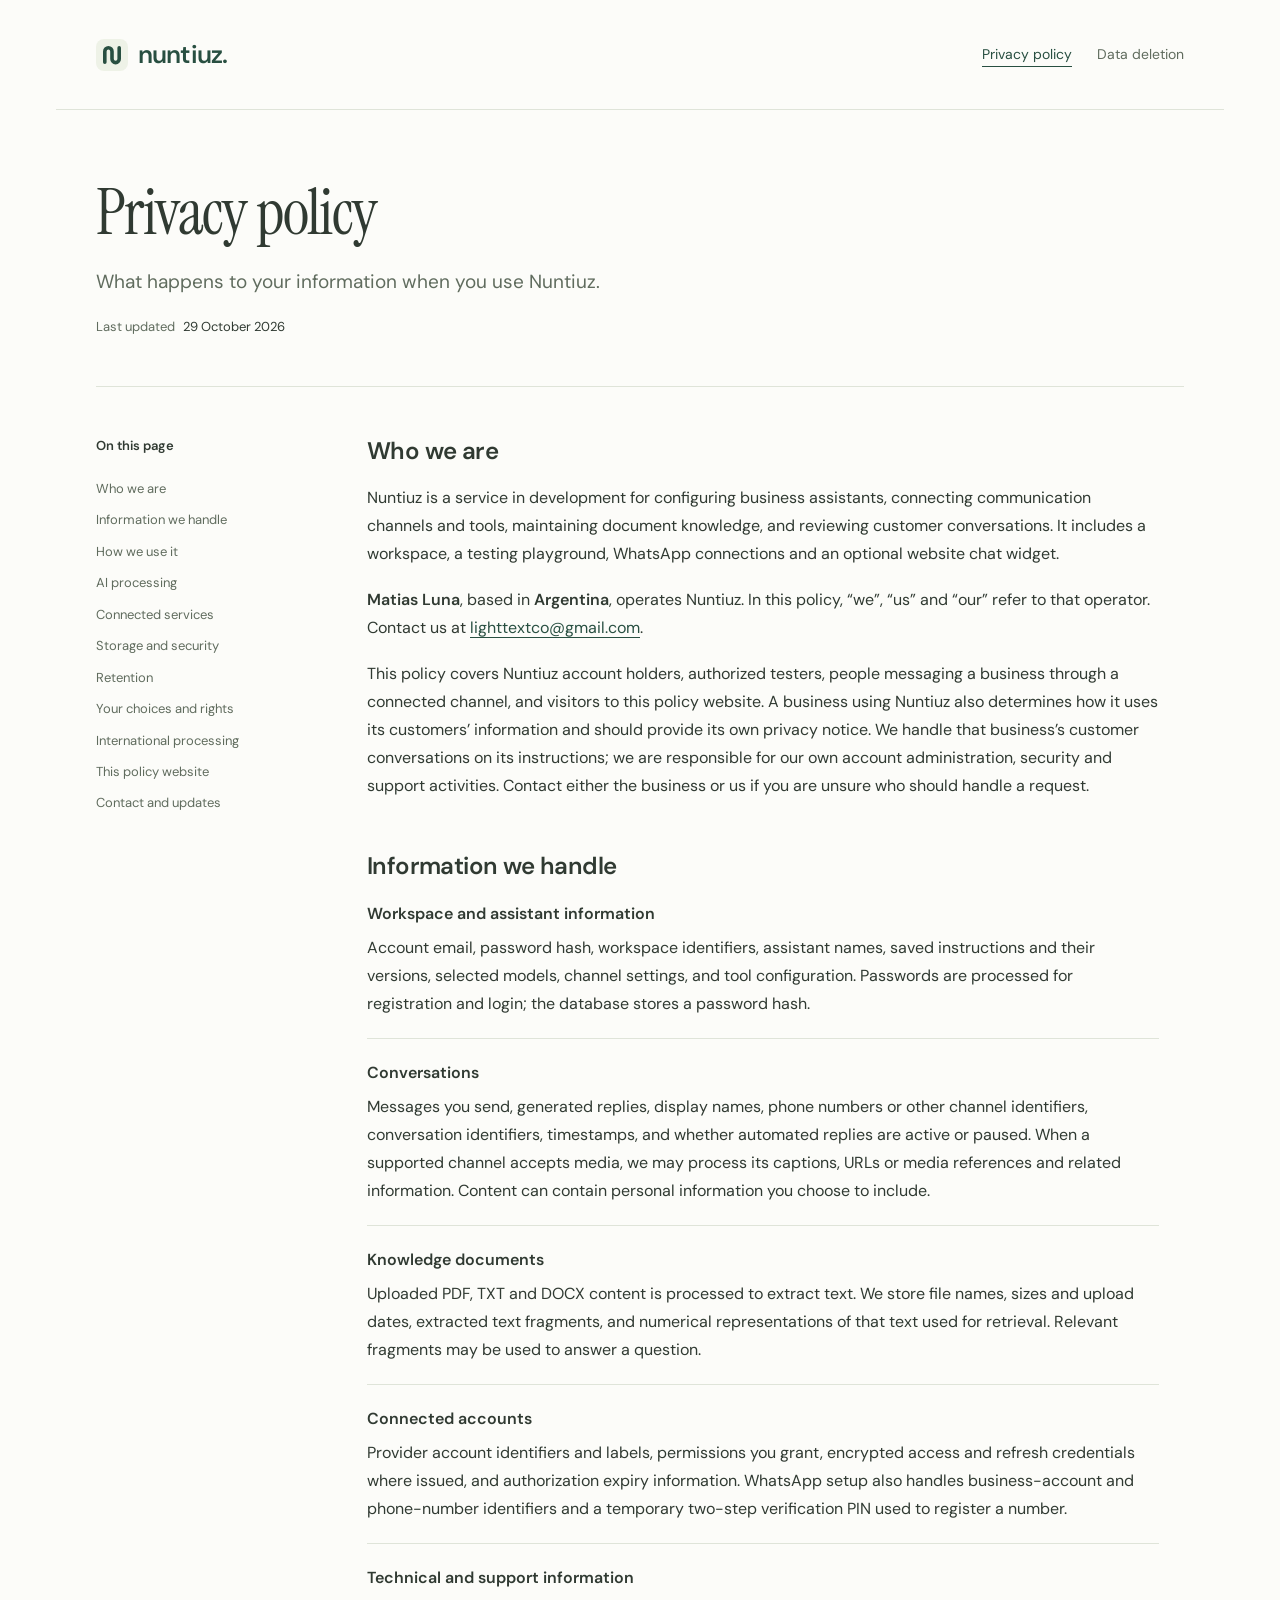
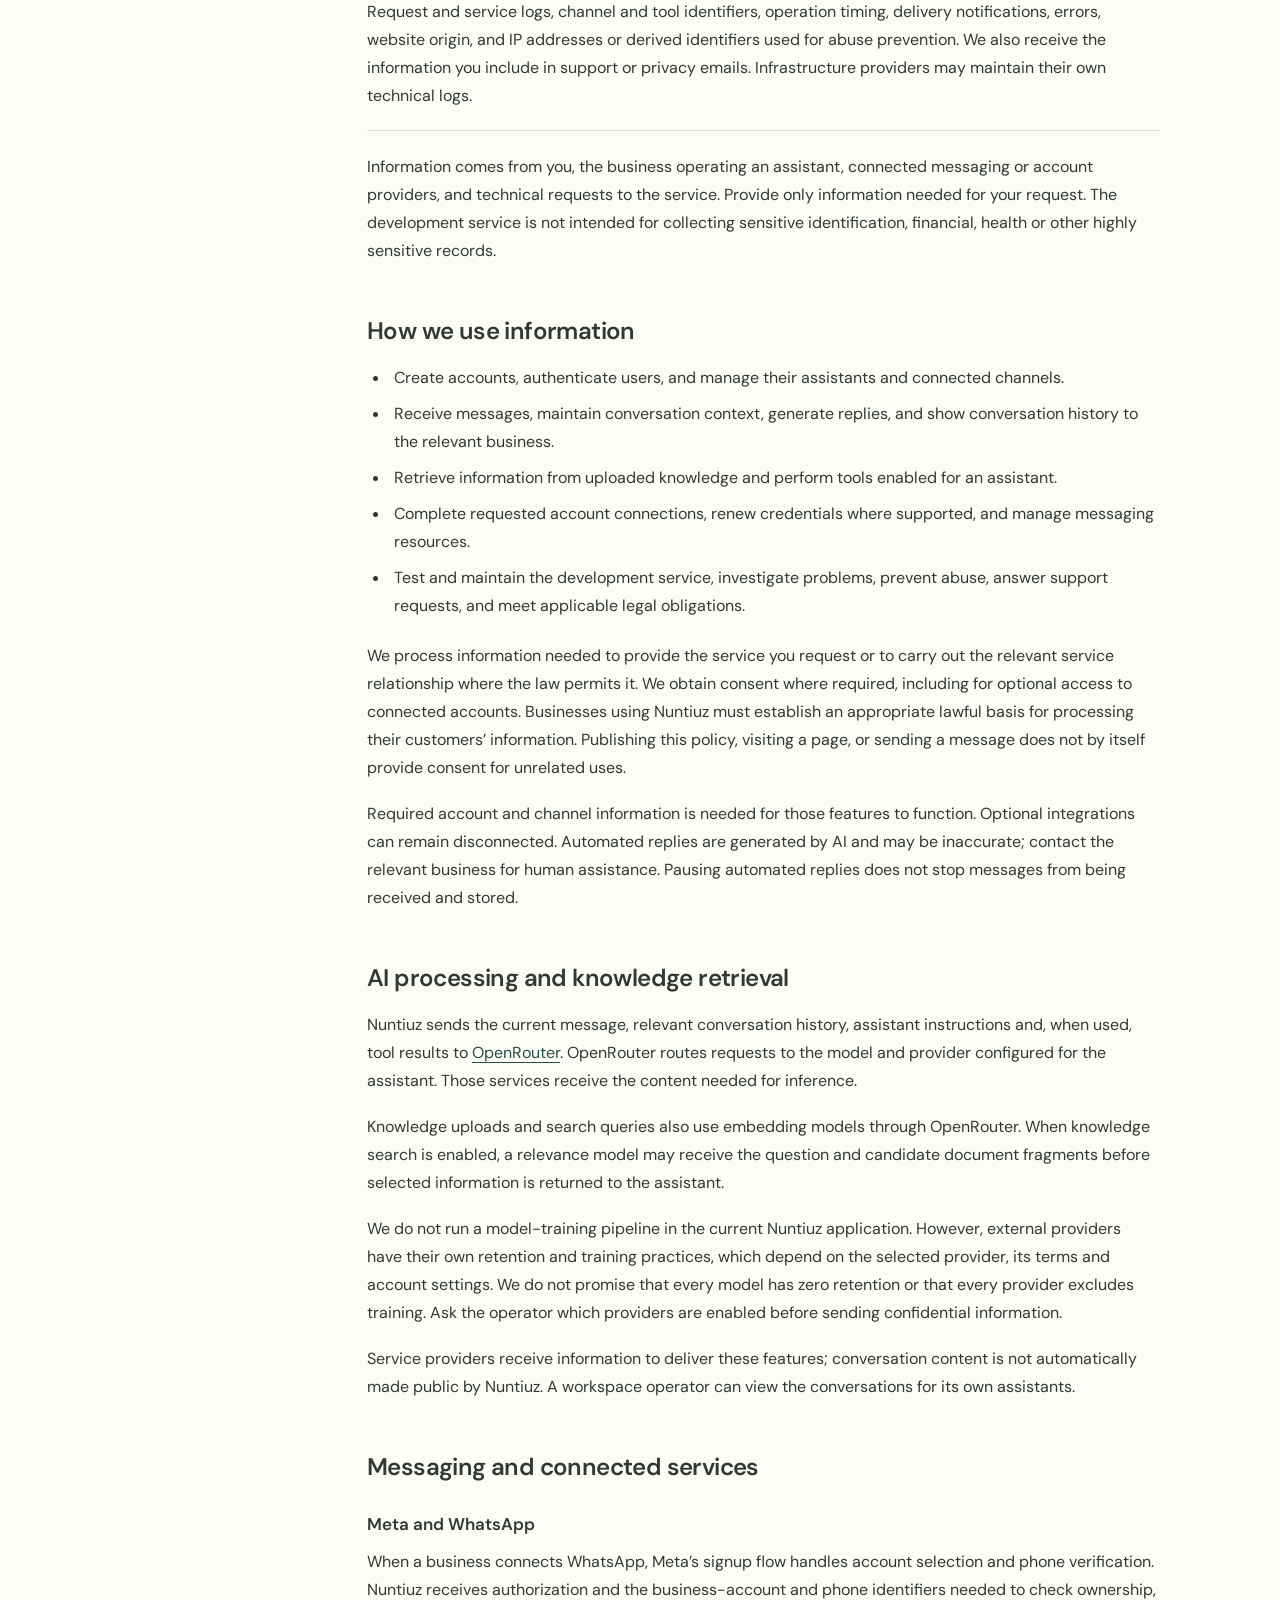
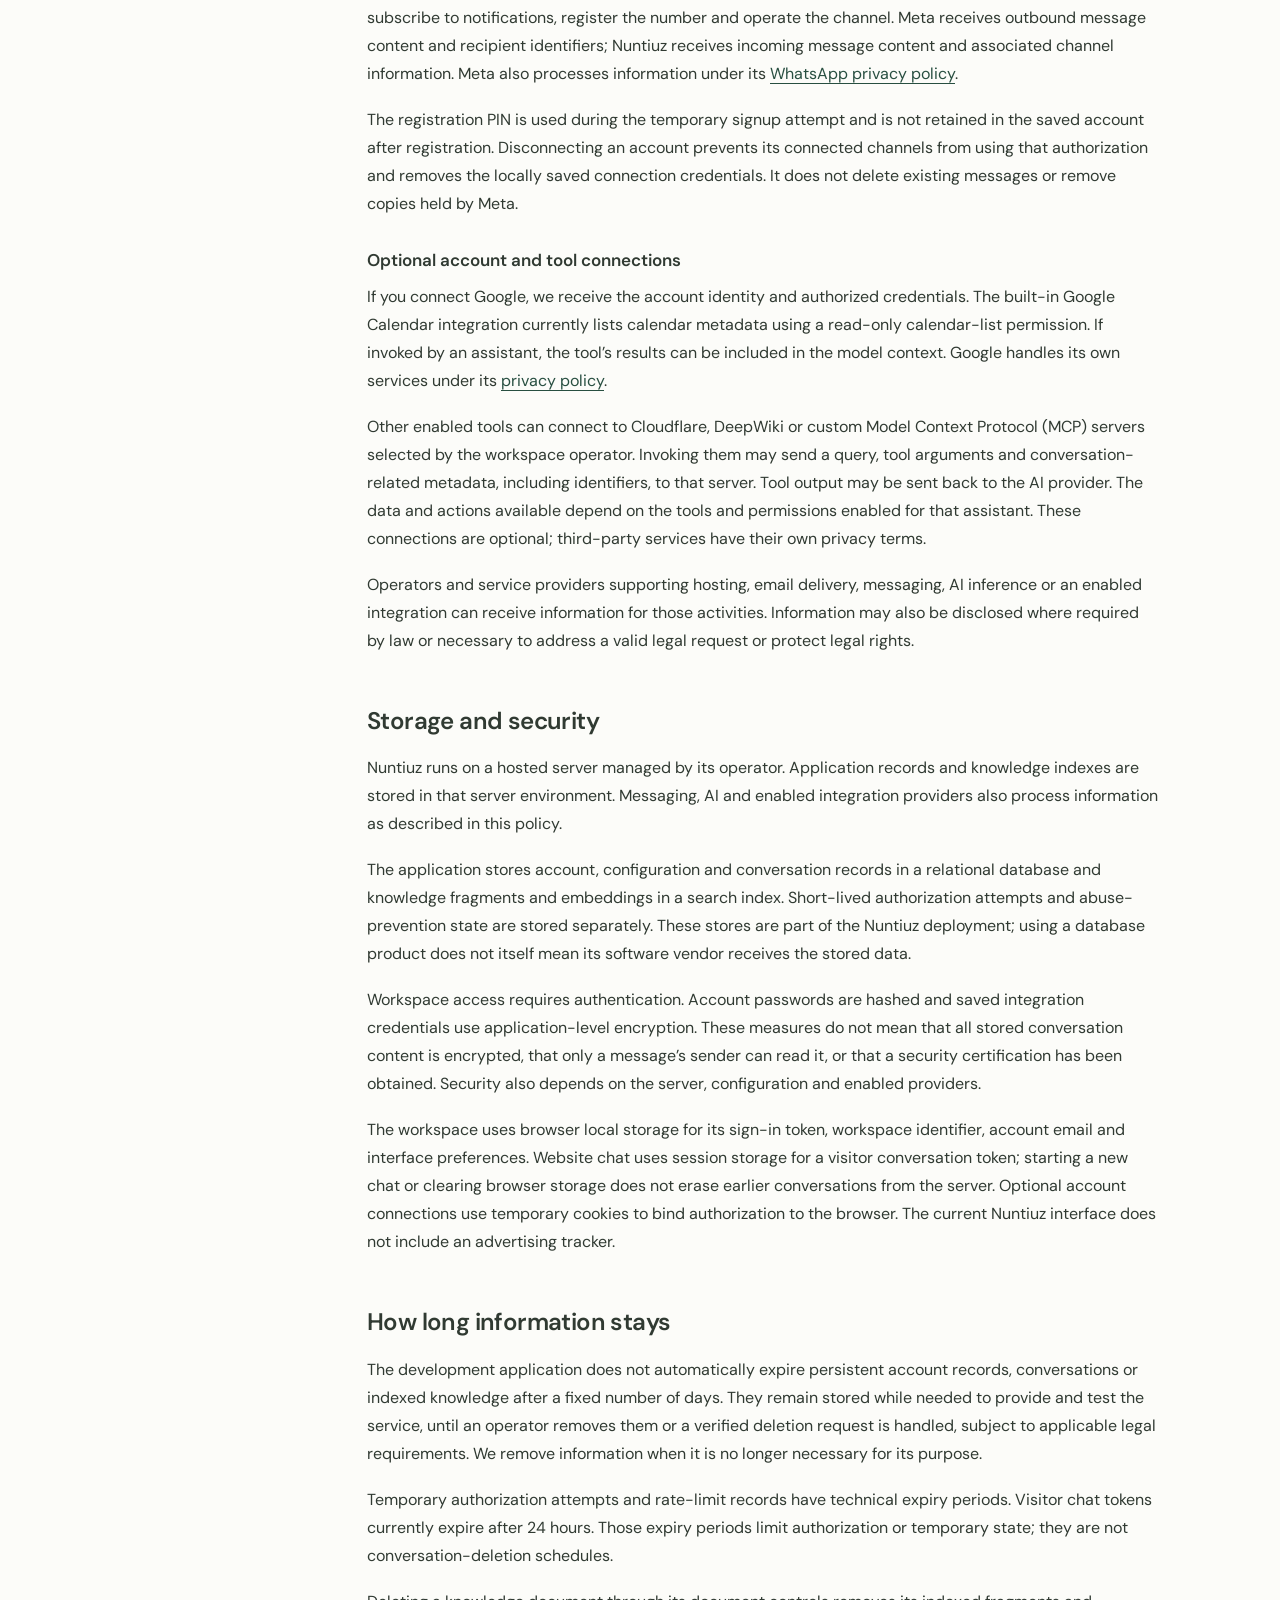
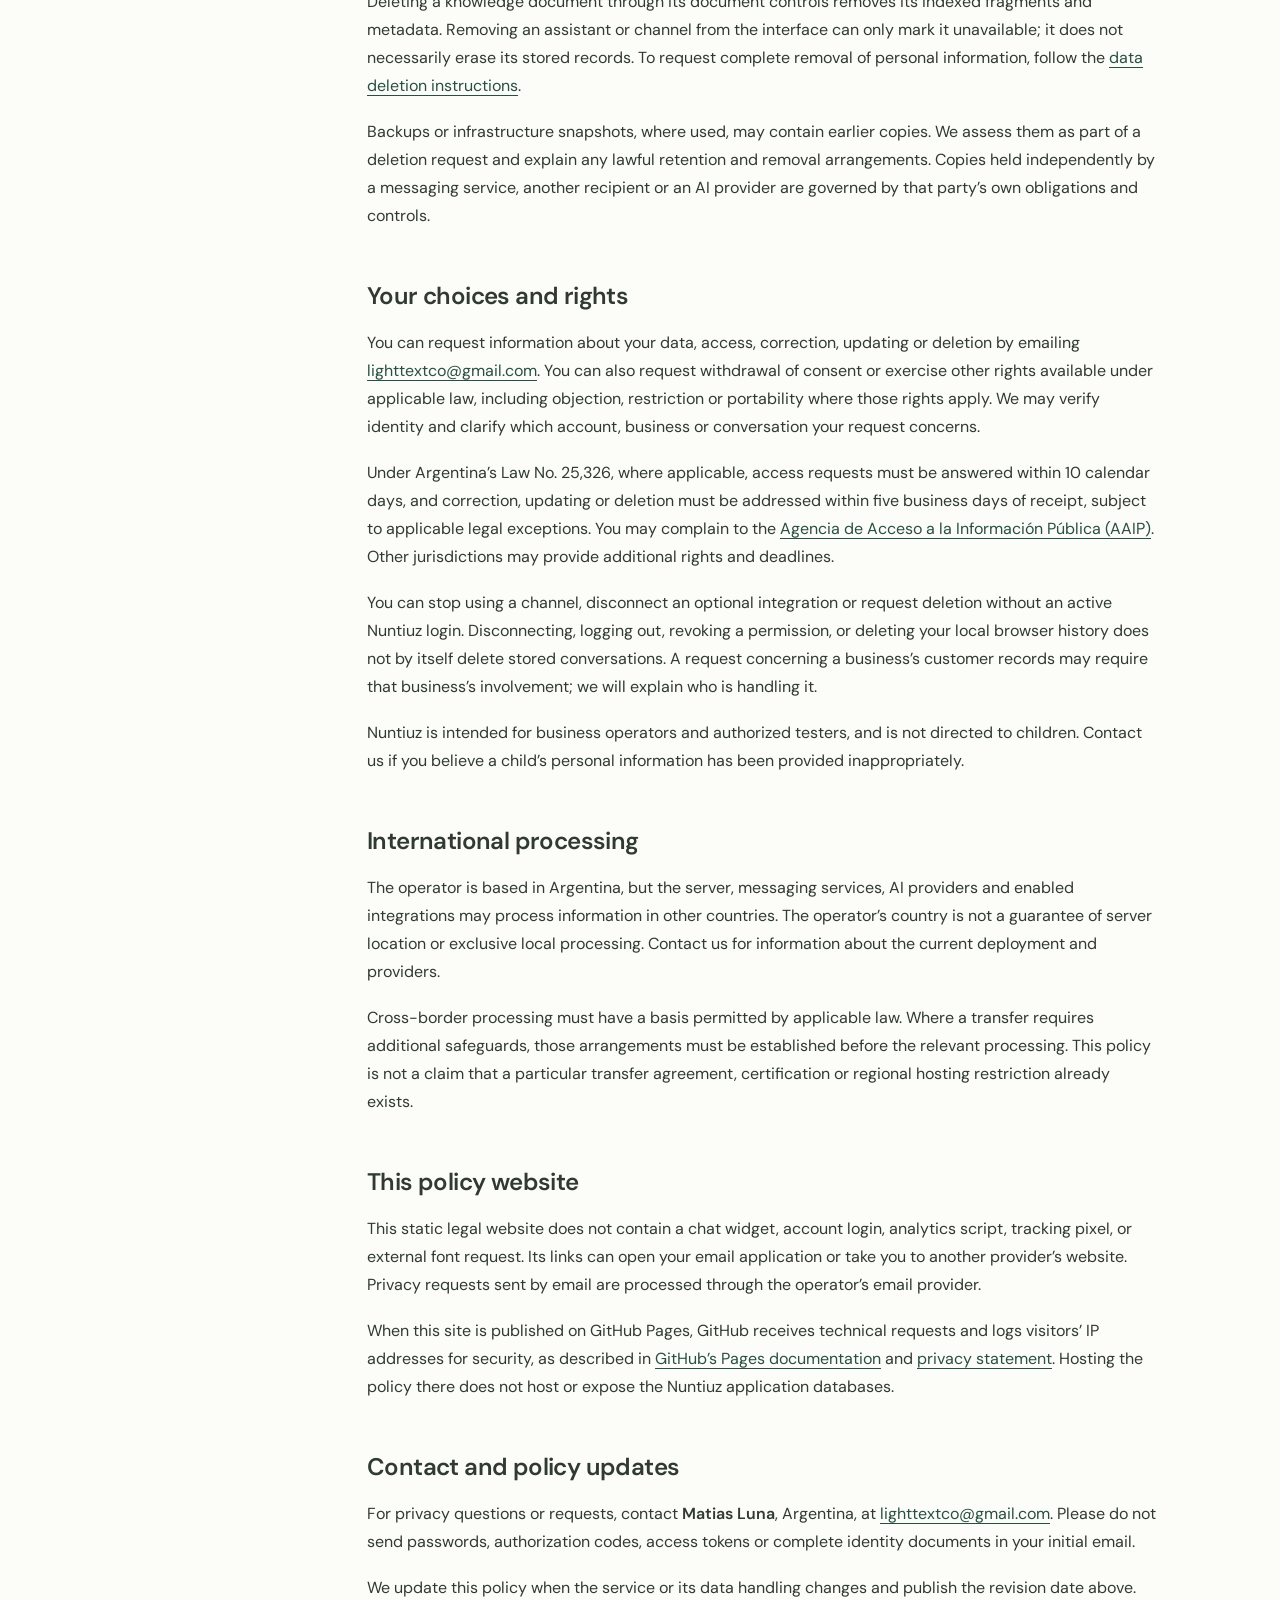
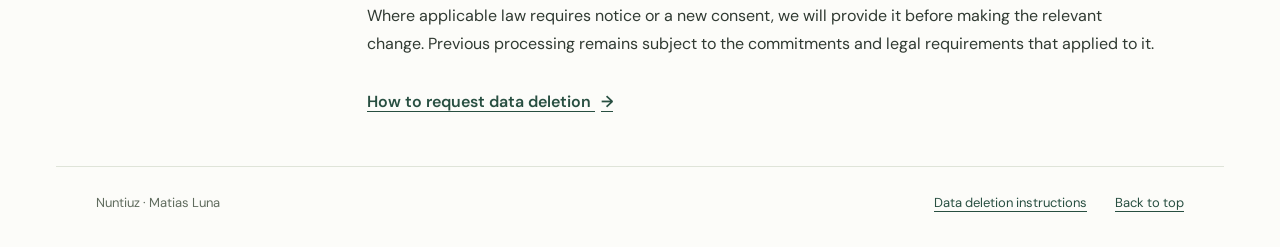
<file: index.html>
<!doctype html>
<html lang="en">
<head>
  <meta charset="utf-8">
  <meta name="viewport" content="width=device-width, initial-scale=1">
  <meta name="description" content="How Nuntiuz handles account details, WhatsApp conversations, AI processing, connected services, and privacy requests.">
  <meta name="theme-color" content="#fcfcf9">
  <title>Privacy policy · Nuntiuz</title>
  <link rel="icon" href="assets/favicon.svg" type="image/svg+xml">
  <link rel="stylesheet" href="assets/styles.css">
</head>
<body>
  <a class="skip-link" href="#main">Skip to policy</a>
  <header class="site-header wrap">
    <a class="brand" href="index.html" aria-label="Nuntiuz privacy policy"><img src="assets/favicon.svg" alt="" width="32" height="32"><span>nuntiuz.</span></a>
    <nav class="primary-nav" aria-label="Legal documents"><a href="privacy.html" aria-current="page">Privacy policy</a><a href="data-deletion.html">Data deletion</a></nav>
  </header>
  <main class="wrap" id="main">
    <div class="page-intro">
      <h1>Privacy policy</h1>
      <p class="intro">What happens to your information when you use Nuntiuz.</p>
      <p class="updated">Last updated <time datetime="2026-10-29">29 October 2026</time></p>
    </div>
    <div class="document-layout">
      <aside class="document-nav">
        <nav aria-label="Policy contents">
          <p class="contents-title">On this page</p>
          <a href="#about">Who we are</a><a href="#information">Information we handle</a><a href="#purposes">How we use it</a><a href="#ai">AI processing</a><a href="#connections">Connected services</a><a href="#storage">Storage and security</a><a href="#retention">Retention</a><a href="#rights">Your choices and rights</a><a href="#international">International processing</a><a href="#website">This policy website</a><a href="#contact">Contact and updates</a>
        </nav>
      </aside>
      <article class="document">
        <section id="about">
          <h2>Who we are</h2>
          <p>Nuntiuz is a service in development for configuring business assistants, connecting communication channels and tools, maintaining document knowledge, and reviewing customer conversations. It includes a workspace, a testing playground, WhatsApp connections and an optional website chat widget.</p>
          <p><strong>Matias Luna</strong>, based in <strong>Argentina</strong>, operates Nuntiuz. In this policy, “we”, “us” and “our” refer to that operator. Contact us at <a href="mailto:lighttextco@gmail.com">lighttextco@gmail.com</a>.</p>
          <p>This policy covers Nuntiuz account holders, authorized testers, people messaging a business through a connected channel, and visitors to this policy website. A business using Nuntiuz also determines how it uses its customers’ information and should provide its own privacy notice. We handle that business’s customer conversations on its instructions; we are responsible for our own account administration, security and support activities. Contact either the business or us if you are unsure who should handle a request.</p>
        </section>
        <section id="information">
          <h2>Information we handle</h2>
          <dl class="data-list">
            <div><dt>Workspace and assistant information</dt><dd>Account email, password hash, workspace identifiers, assistant names, saved instructions and their versions, selected models, channel settings, and tool configuration. Passwords are processed for registration and login; the database stores a password hash.</dd></div>
            <div><dt>Conversations</dt><dd>Messages you send, generated replies, display names, phone numbers or other channel identifiers, conversation identifiers, timestamps, and whether automated replies are active or paused. When a supported channel accepts media, we may process its captions, URLs or media references and related information. Content can contain personal information you choose to include.</dd></div>
            <div><dt>Knowledge documents</dt><dd>Uploaded PDF, TXT and DOCX content is processed to extract text. We store file names, sizes and upload dates, extracted text fragments, and numerical representations of that text used for retrieval. Relevant fragments may be used to answer a question.</dd></div>
            <div><dt>Connected accounts</dt><dd>Provider account identifiers and labels, permissions you grant, encrypted access and refresh credentials where issued, and authorization expiry information. WhatsApp setup also handles business-account and phone-number identifiers and a temporary two-step verification PIN used to register a number.</dd></div>
            <div><dt>Technical and support information</dt><dd>Request and service logs, channel and tool identifiers, operation timing, delivery notifications, errors, website origin, and IP addresses or derived identifiers used for abuse prevention. We also receive the information you include in support or privacy emails. Infrastructure providers may maintain their own technical logs.</dd></div>
          </dl>
          <p>Information comes from you, the business operating an assistant, connected messaging or account providers, and technical requests to the service. Provide only information needed for your request. The development service is not intended for collecting sensitive identification, financial, health or other highly sensitive records.</p>
        </section>
        <section id="purposes">
          <h2>How we use information</h2>
          <ul>
            <li>Create accounts, authenticate users, and manage their assistants and connected channels.</li>
            <li>Receive messages, maintain conversation context, generate replies, and show conversation history to the relevant business.</li>
            <li>Retrieve information from uploaded knowledge and perform tools enabled for an assistant.</li>
            <li>Complete requested account connections, renew credentials where supported, and manage messaging resources.</li>
            <li>Test and maintain the development service, investigate problems, prevent abuse, answer support requests, and meet applicable legal obligations.</li>
          </ul>
          <p>We process information needed to provide the service you request or to carry out the relevant service relationship where the law permits it. We obtain consent where required, including for optional access to connected accounts. Businesses using Nuntiuz must establish an appropriate lawful basis for processing their customers’ information. Publishing this policy, visiting a page, or sending a message does not by itself provide consent for unrelated uses.</p>
          <p>Required account and channel information is needed for those features to function. Optional integrations can remain disconnected. Automated replies are generated by AI and may be inaccurate; contact the relevant business for human assistance. Pausing automated replies does not stop messages from being received and stored.</p>
        </section>
        <section id="ai">
          <h2>AI processing and knowledge retrieval</h2>
          <p>Nuntiuz sends the current message, relevant conversation history, assistant instructions and, when used, tool results to <a href="https://openrouter.ai/privacy">OpenRouter</a>. OpenRouter routes requests to the model and provider configured for the assistant. Those services receive the content needed for inference.</p>
          <p>Knowledge uploads and search queries also use embedding models through OpenRouter. When knowledge search is enabled, a relevance model may receive the question and candidate document fragments before selected information is returned to the assistant.</p>
          <p>We do not run a model-training pipeline in the current Nuntiuz application. However, external providers have their own retention and training practices, which depend on the selected provider, its terms and account settings. We do not promise that every model has zero retention or that every provider excludes training. Ask the operator which providers are enabled before sending confidential information.</p>
          <p>Service providers receive information to deliver these features; conversation content is not automatically made public by Nuntiuz. A workspace operator can view the conversations for its own assistants.</p>
        </section>
        <section id="connections">
          <h2>Messaging and connected services</h2>
          <h3>Meta and WhatsApp</h3>
          <p>When a business connects WhatsApp, Meta’s signup flow handles account selection and phone verification. Nuntiuz receives authorization and the business-account and phone identifiers needed to check ownership, subscribe to notifications, register the number and operate the channel. Meta receives outbound message content and recipient identifiers; Nuntiuz receives incoming message content and associated channel information. Meta also processes information under its <a href="https://www.whatsapp.com/legal/privacy-policy">WhatsApp privacy policy</a>.</p>
          <p>The registration PIN is used during the temporary signup attempt and is not retained in the saved account after registration. Disconnecting an account prevents its connected channels from using that authorization and removes the locally saved connection credentials. It does not delete existing messages or remove copies held by Meta.</p>
          <h3>Optional account and tool connections</h3>
          <p>If you connect Google, we receive the account identity and authorized credentials. The built-in Google Calendar integration currently lists calendar metadata using a read-only calendar-list permission. If invoked by an assistant, the tool’s results can be included in the model context. Google handles its own services under its <a href="https://policies.google.com/privacy">privacy policy</a>.</p>
          <p>Other enabled tools can connect to Cloudflare, DeepWiki or custom Model Context Protocol (MCP) servers selected by the workspace operator. Invoking them may send a query, tool arguments and conversation-related metadata, including identifiers, to that server. Tool output may be sent back to the AI provider. The data and actions available depend on the tools and permissions enabled for that assistant. These connections are optional; third-party services have their own privacy terms.</p>
          <p>Operators and service providers supporting hosting, email delivery, messaging, AI inference or an enabled integration can receive information for those activities. Information may also be disclosed where required by law or necessary to address a valid legal request or protect legal rights.</p>
        </section>
        <section id="storage">
          <h2>Storage and security</h2>
          <p>Nuntiuz runs on a hosted server managed by its operator. Application records and knowledge indexes are stored in that server environment. Messaging, AI and enabled integration providers also process information as described in this policy.</p>
          <p>The application stores account, configuration and conversation records in a relational database and knowledge fragments and embeddings in a search index. Short-lived authorization attempts and abuse-prevention state are stored separately. These stores are part of the Nuntiuz deployment; using a database product does not itself mean its software vendor receives the stored data.</p>
          <p>Workspace access requires authentication. Account passwords are hashed and saved integration credentials use application-level encryption. These measures do not mean that all stored conversation content is encrypted, that only a message’s sender can read it, or that a security certification has been obtained. Security also depends on the server, configuration and enabled providers.</p>
          <p>The workspace uses browser local storage for its sign-in token, workspace identifier, account email and interface preferences. Website chat uses session storage for a visitor conversation token; starting a new chat or clearing browser storage does not erase earlier conversations from the server. Optional account connections use temporary cookies to bind authorization to the browser. The current Nuntiuz interface does not include an advertising tracker.</p>
        </section>
        <section id="retention">
          <h2>How long information stays</h2>
          <p>The development application does not automatically expire persistent account records, conversations or indexed knowledge after a fixed number of days. They remain stored while needed to provide and test the service, until an operator removes them or a verified deletion request is handled, subject to applicable legal requirements. We remove information when it is no longer necessary for its purpose.</p>
          <p>Temporary authorization attempts and rate-limit records have technical expiry periods. Visitor chat tokens currently expire after 24 hours. Those expiry periods limit authorization or temporary state; they are not conversation-deletion schedules.</p>
          <p>Deleting a knowledge document through its document controls removes its indexed fragments and metadata. Removing an assistant or channel from the interface can only mark it unavailable; it does not necessarily erase its stored records. To request complete removal of personal information, follow the <a href="data-deletion.html">data deletion instructions</a>.</p>
          <p>Backups or infrastructure snapshots, where used, may contain earlier copies. We assess them as part of a deletion request and explain any lawful retention and removal arrangements. Copies held independently by a messaging service, another recipient or an AI provider are governed by that party’s own obligations and controls.</p>
        </section>
        <section id="rights">
          <h2>Your choices and rights</h2>
          <p>You can request information about your data, access, correction, updating or deletion by emailing <a href="mailto:lighttextco@gmail.com">lighttextco@gmail.com</a>. You can also request withdrawal of consent or exercise other rights available under applicable law, including objection, restriction or portability where those rights apply. We may verify identity and clarify which account, business or conversation your request concerns.</p>
          <p>Under Argentina’s Law No. 25,326, where applicable, access requests must be answered within 10 calendar days, and correction, updating or deletion must be addressed within five business days of receipt, subject to applicable legal exceptions. You may complain to the <a href="https://www.argentina.gob.ar/aaip/datospersonales/derechos">Agencia de Acceso a la Información Pública (AAIP)</a>. Other jurisdictions may provide additional rights and deadlines.</p>
          <p>You can stop using a channel, disconnect an optional integration or request deletion without an active Nuntiuz login. Disconnecting, logging out, revoking a permission, or deleting your local browser history does not by itself delete stored conversations. A request concerning a business’s customer records may require that business’s involvement; we will explain who is handling it.</p>
          <p>Nuntiuz is intended for business operators and authorized testers, and is not directed to children. Contact us if you believe a child’s personal information has been provided inappropriately.</p>
        </section>
        <section id="international">
          <h2>International processing</h2>
          <p>The operator is based in Argentina, but the server, messaging services, AI providers and enabled integrations may process information in other countries. The operator’s country is not a guarantee of server location or exclusive local processing. Contact us for information about the current deployment and providers.</p>
          <p>Cross-border processing must have a basis permitted by applicable law. Where a transfer requires additional safeguards, those arrangements must be established before the relevant processing. This policy is not a claim that a particular transfer agreement, certification or regional hosting restriction already exists.</p>
        </section>
        <section id="website">
          <h2>This policy website</h2>
          <p>This static legal website does not contain a chat widget, account login, analytics script, tracking pixel, or external font request. Its links can open your email application or take you to another provider’s website. Privacy requests sent by email are processed through the operator’s email provider.</p>
          <p>When this site is published on GitHub Pages, GitHub receives technical requests and logs visitors’ IP addresses for security, as described in <a href="https://docs.github.com/en/pages/getting-started-with-github-pages/what-is-github-pages#data-collection">GitHub’s Pages documentation</a> and <a href="https://docs.github.com/en/site-policy/privacy-policies/github-general-privacy-statement">privacy statement</a>. Hosting the policy there does not host or expose the Nuntiuz application databases.</p>
        </section>
        <section id="contact">
          <h2>Contact and policy updates</h2>
          <p>For privacy questions or requests, contact <strong>Matias Luna</strong>, Argentina, at <a href="mailto:lighttextco@gmail.com">lighttextco@gmail.com</a>. Please do not send passwords, authorization codes, access tokens or complete identity documents in your initial email.</p>
          <p>We update this policy when the service or its data handling changes and publish the revision date above. Where applicable law requires notice or a new consent, we will provide it before making the relevant change. Previous processing remains subject to the commitments and legal requirements that applied to it.</p>
          <p class="document-close"><a href="data-deletion.html">How to request data deletion <span aria-hidden="true">→</span></a></p>
        </section>
      </article>
    </div>
  </main>
  <footer class="site-footer wrap"><span>Nuntiuz · Matias Luna</span><a href="data-deletion.html">Data deletion instructions</a><a href="#main">Back to top</a></footer>
</body>
</html>
</file>
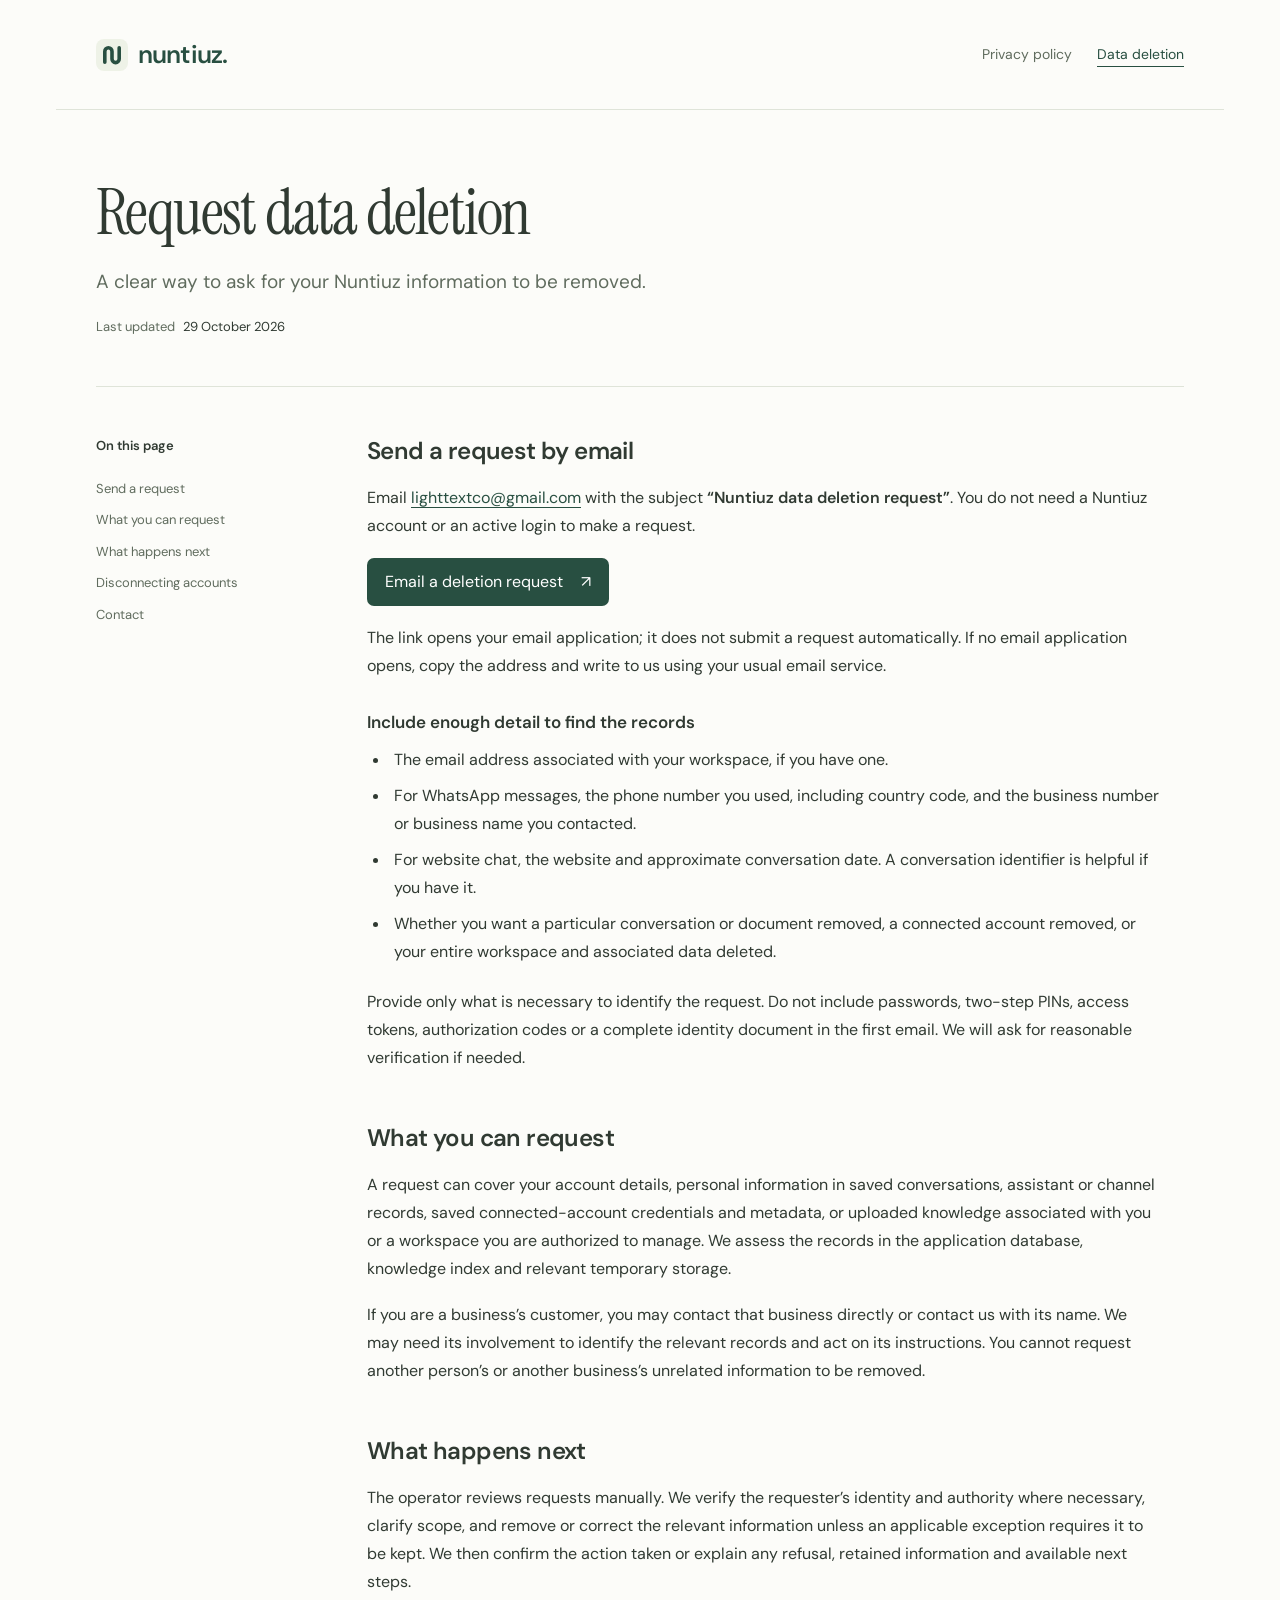
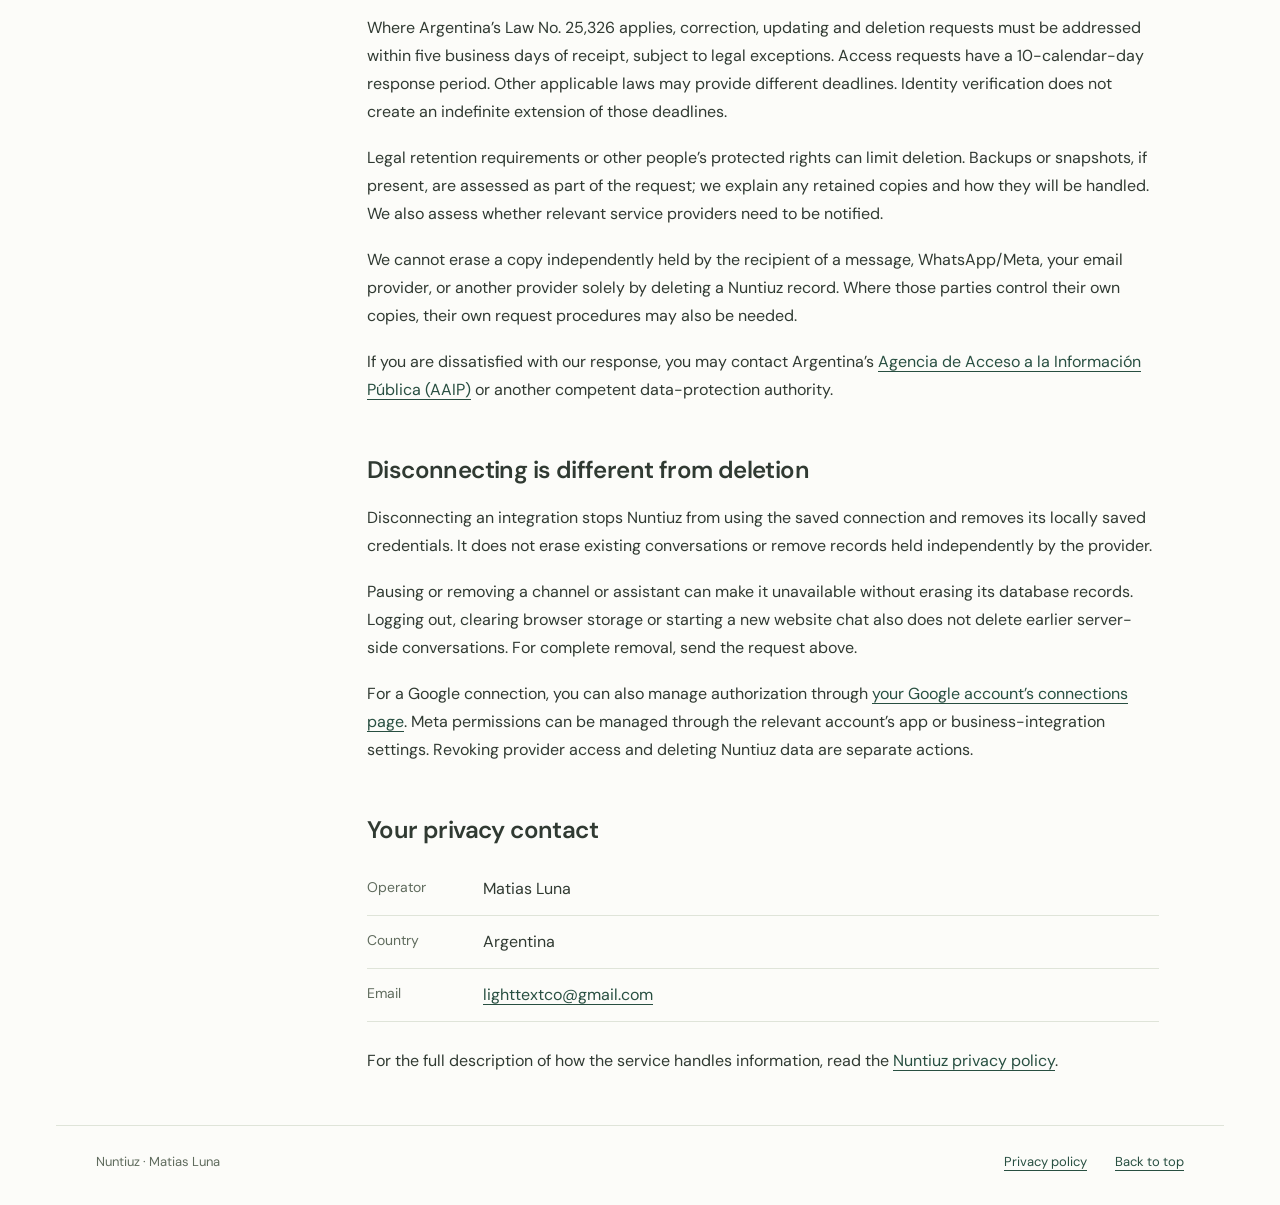
<file: data-deletion.html>
<!doctype html>
<html lang="en">
<head>
  <meta charset="utf-8">
  <meta name="viewport" content="width=device-width, initial-scale=1">
  <meta name="description" content="Request deletion of your Nuntiuz account, WhatsApp conversations, connected-account data or knowledge content by email.">
  <meta name="theme-color" content="#fcfcf9">
  <title>Data deletion · Nuntiuz</title>
  <link rel="icon" href="assets/favicon.svg" type="image/svg+xml">
  <link rel="stylesheet" href="assets/styles.css">
</head>
<body>
  <a class="skip-link" href="#main">Skip to instructions</a>
  <header class="site-header wrap">
    <a class="brand" href="index.html" aria-label="Nuntiuz privacy policy"><img src="assets/favicon.svg" alt="" width="32" height="32"><span>nuntiuz.</span></a>
    <nav class="primary-nav" aria-label="Legal documents"><a href="privacy.html">Privacy policy</a><a href="data-deletion.html" aria-current="page">Data deletion</a></nav>
  </header>
  <main class="wrap" id="main">
    <div class="page-intro">
      <h1>Request data deletion</h1>
      <p class="intro">A clear way to ask for your Nuntiuz information to be removed.</p>
      <p class="updated">Last updated <time datetime="2026-10-29">29 October 2026</time></p>
    </div>
    <div class="document-layout">
      <aside class="document-nav"><nav aria-label="Deletion contents"><p class="contents-title">On this page</p><a href="#send-request">Send a request</a><a href="#scope">What you can request</a><a href="#next">What happens next</a><a href="#disconnect">Disconnecting accounts</a><a href="#contact">Contact</a></nav></aside>
      <article class="document">
        <section id="send-request">
          <h2>Send a request by email</h2>
          <p>Email <a href="mailto:lighttextco@gmail.com">lighttextco@gmail.com</a> with the subject <strong>“Nuntiuz data deletion request”</strong>. You do not need a Nuntiuz account or an active login to make a request.</p>
          <p><a class="email-action" href="mailto:lighttextco@gmail.com?subject=Nuntiuz%20data%20deletion%20request">Email a deletion request <span aria-hidden="true">↗</span></a></p>
          <p>The link opens your email application; it does not submit a request automatically. If no email application opens, copy the address and write to us using your usual email service.</p>
          <h3>Include enough detail to find the records</h3>
          <ul>
            <li>The email address associated with your workspace, if you have one.</li>
            <li>For WhatsApp messages, the phone number you used, including country code, and the business number or business name you contacted.</li>
            <li>For website chat, the website and approximate conversation date. A conversation identifier is helpful if you have it.</li>
            <li>Whether you want a particular conversation or document removed, a connected account removed, or your entire workspace and associated data deleted.</li>
          </ul>
          <p>Provide only what is necessary to identify the request. Do not include passwords, two-step PINs, access tokens, authorization codes or a complete identity document in the first email. We will ask for reasonable verification if needed.</p>
        </section>
        <section id="scope">
          <h2>What you can request</h2>
          <p>A request can cover your account details, personal information in saved conversations, assistant or channel records, saved connected-account credentials and metadata, or uploaded knowledge associated with you or a workspace you are authorized to manage. We assess the records in the application database, knowledge index and relevant temporary storage.</p>
          <p>If you are a business’s customer, you may contact that business directly or contact us with its name. We may need its involvement to identify the relevant records and act on its instructions. You cannot request another person’s or another business’s unrelated information to be removed.</p>
        </section>
        <section id="next">
          <h2>What happens next</h2>
          <p>The operator reviews requests manually. We verify the requester’s identity and authority where necessary, clarify scope, and remove or correct the relevant information unless an applicable exception requires it to be kept. We then confirm the action taken or explain any refusal, retained information and available next steps.</p>
          <p>Where Argentina’s Law No. 25,326 applies, correction, updating and deletion requests must be addressed within five business days of receipt, subject to legal exceptions. Access requests have a 10-calendar-day response period. Other applicable laws may provide different deadlines. Identity verification does not create an indefinite extension of those deadlines.</p>
          <p>Legal retention requirements or other people’s protected rights can limit deletion. Backups or snapshots, if present, are assessed as part of the request; we explain any retained copies and how they will be handled. We also assess whether relevant service providers need to be notified.</p>
          <p>We cannot erase a copy independently held by the recipient of a message, WhatsApp/Meta, your email provider, or another provider solely by deleting a Nuntiuz record. Where those parties control their own copies, their own request procedures may also be needed.</p>
          <p>If you are dissatisfied with our response, you may contact Argentina’s <a href="https://www.argentina.gob.ar/aaip/datospersonales/derechos">Agencia de Acceso a la Información Pública (AAIP)</a> or another competent data-protection authority.</p>
        </section>
        <section id="disconnect">
          <h2>Disconnecting is different from deletion</h2>
          <p>Disconnecting an integration stops Nuntiuz from using the saved connection and removes its locally saved credentials. It does not erase existing conversations or remove records held independently by the provider.</p>
          <p>Pausing or removing a channel or assistant can make it unavailable without erasing its database records. Logging out, clearing browser storage or starting a new website chat also does not delete earlier server-side conversations. For complete removal, send the request above.</p>
          <p>For a Google connection, you can also manage authorization through <a href="https://myaccount.google.com/connections">your Google account’s connections page</a>. Meta permissions can be managed through the relevant account’s app or business-integration settings. Revoking provider access and deleting Nuntiuz data are separate actions.</p>
        </section>
        <section id="contact">
          <h2>Your privacy contact</h2>
          <dl class="contact-details"><div><dt>Operator</dt><dd>Matias Luna</dd></div><div><dt>Country</dt><dd>Argentina</dd></div><div><dt>Email</dt><dd><a href="mailto:lighttextco@gmail.com">lighttextco@gmail.com</a></dd></div></dl>
          <p>For the full description of how the service handles information, read the <a href="privacy.html">Nuntiuz privacy policy</a>.</p>
        </section>
      </article>
    </div>
  </main>
  <footer class="site-footer wrap"><span>Nuntiuz · Matias Luna</span><a href="privacy.html">Privacy policy</a><a href="#main">Back to top</a></footer>
</body>
</html>
</file>
<file: assets/styles.css>
@font-face{font-family:"DM Sans";font-style:normal;font-weight:400;font-display:swap;src:url("fonts/dm-sans-regular.ttf") format("truetype")}
@font-face{font-family:"DM Sans";font-style:normal;font-weight:600;font-display:swap;src:url("fonts/dm-sans-semibold.ttf") format("truetype")}
@font-face{font-family:"Instrument Serif";font-style:normal;font-weight:400;font-display:swap;src:url("fonts/instrument-serif.ttf") format("truetype")}
:root{color-scheme:light;--paper:#fcfcf9;--ink:#303a32;--muted:#606c5e;--green:#284f41;--line:#dfe4d9;--soft:#e9eee5;--focus:#284f41;--font-body:"DM Sans","Segoe UI",sans-serif;--font-display:"Instrument Serif",Georgia,serif;--ease:cubic-bezier(.16,1,.3,1)}
*{box-sizing:border-box}
html{scroll-padding-top:28px;scroll-behavior:smooth}
body{margin:0;background:var(--paper);color:var(--ink);font-family:var(--font-body);font-size:16px;line-height:1.75;-webkit-font-smoothing:antialiased}
::selection{background:#dce7d6;color:#1d3e32}
*{scrollbar-color:#b6c2b0 var(--paper);scrollbar-width:thin}
a{color:var(--green);text-decoration-thickness:1px;text-underline-offset:4px;overflow-wrap:anywhere}
a:hover{text-decoration-thickness:2px}
a:focus-visible,summary:focus-visible{outline:2px solid var(--focus);outline-offset:5px;border-radius:2px}
.wrap{max-width:1168px;margin-inline:auto;padding-inline:40px}
.site-header{min-height:110px;display:flex;justify-content:space-between;align-items:center;gap:24px;border-bottom:1px solid var(--line)}
.brand{display:inline-flex;align-items:center;gap:10px;text-decoration:none;flex:none;color:var(--green)}
.brand span{font-size:25px;font-weight:600;letter-spacing:-.035em}
.brand img{display:block;width:32px;height:32px}
.primary-nav{display:flex;flex-wrap:wrap;gap:25px;align-items:center;font-size:14px}
.primary-nav a{color:var(--muted);text-decoration:none;padding-block:10px}
.primary-nav [aria-current="page"]{color:var(--green);text-decoration:underline;text-underline-offset:7px}
.page-intro{padding:68px 0 48px;margin-bottom:48px;border-bottom:1px solid var(--line)}
h1{font-family:var(--font-display);font-size:64px;line-height:1.08;font-weight:400;letter-spacing:-.025em;margin:0 0 20px;text-wrap:balance;max-width:18ch}
.intro{font-size:19px;line-height:1.6;color:var(--muted);max-width:55ch;margin:0 0 18px}
.updated{font-size:13px;color:var(--muted);margin:0;font-variant-numeric:tabular-nums}
.updated time{margin-left:5px;color:var(--ink)}
.document-layout{display:grid;grid-template-columns:205px minmax(0,1fr);column-gap:66px;align-items:start}
.document-nav{position:sticky;top:28px;min-width:0}
.contents-title{margin:0 0 15px;font-size:13px;font-weight:600;color:var(--ink)}
.document-nav a{display:block;padding:5px 0;font-size:13px;line-height:1.65;color:var(--muted);text-decoration:none}
.document-nav a:hover{color:var(--green);text-decoration:underline}
.document{min-width:0;max-width:72ch}
.document section{scroll-margin-top:28px;margin:0 0 50px}
h2{font-size:24px;line-height:1.3;font-weight:600;letter-spacing:-.025em;margin:0 0 18px;text-wrap:balance}
h3{font-size:17px;line-height:1.5;font-weight:600;margin:30px 0 10px}
p{margin:0 0 18px}
strong{font-weight:600}
ul{margin:0 0 22px;padding-left:23px}
li{padding-left:4px;margin:8px 0}
.data-list{margin:0}
.data-list>div{padding:20px 0;border-bottom:1px solid var(--line)}
.data-list>div:first-child{padding-top:0}
.data-list>div:last-child{margin-bottom:22px}
dt{font-weight:600;margin:0 0 6px}
dd{margin:0}
.document-close{padding-top:12px;font-weight:600}
.document-close span{margin-left:6px}
.email-action{display:inline-flex;align-items:center;gap:18px;min-height:48px;padding:10px 18px;background:var(--green);color:#fff;border-radius:7px;text-decoration:none;transition:background-color .18s var(--ease)}
.email-action:hover{background:#1d3e32;text-decoration:underline}
.contact-details{margin:0 0 25px}
.contact-details>div{display:grid;grid-template-columns:100px minmax(0,1fr);gap:16px;padding:12px 0;border-bottom:1px solid var(--line)}
.contact-details dt{font-size:14px;font-weight:400;color:var(--muted);margin:0}
.contact-details dd{overflow-wrap:anywhere}
.site-footer{display:flex;flex-wrap:wrap;align-items:center;gap:18px 28px;border-top:1px solid var(--line);padding-top:25px;padding-bottom:32px;font-size:13px;color:var(--muted)}
.site-footer span{margin-right:auto}
.skip-link{position:absolute;top:-100px;left:15px;padding:10px 16px;background:var(--green);color:#fff;z-index:5}
.skip-link:focus{top:12px}
@media(min-width:861px) and (prefers-reduced-motion:no-preference){.page-intro{animation:document-arrive .55s var(--ease) both}@keyframes document-arrive{from{clip-path:inset(0 0 5% 0)}to{clip-path:inset(0)}}}
@media(max-width:1000px){.wrap{padding-inline:30px}.document-layout{grid-template-columns:175px minmax(0,1fr);column-gap:35px}}
@media(max-width:760px){.wrap{padding-inline:22px}.site-header{min-height:96px;align-items:center;gap:16px}.brand span{font-size:22px}.brand img{width:28px;height:28px}.primary-nav{font-size:12px;gap:14px}.page-intro{padding:43px 0 32px;margin-bottom:28px}h1{font-size:47px}.intro{font-size:17px}.document-layout{display:block}.document-nav{position:static;margin-bottom:35px;padding-bottom:24px;border-bottom:1px solid var(--line)}.document-nav nav{display:flex;flex-wrap:wrap;gap:0 19px}.contents-title{flex-basis:100%;margin-bottom:9px}.document-nav a{padding-block:5px;font-size:13px}.document{max-width:none}.document section{margin-bottom:39px}h2{font-size:23px}.site-footer{gap:12px 20px;padding-top:22px}.site-footer span{flex-basis:100%}}
@media(max-width:390px){.site-header{align-items:flex-start;flex-direction:column;gap:5px;padding-top:19px;padding-bottom:14px}.primary-nav{font-size:13px;gap:22px}.primary-nav a{padding-block:5px}h1{font-size:43px}.contact-details>div{grid-template-columns:75px minmax(0,1fr);gap:10px}}
@media(prefers-reduced-motion:reduce){html{scroll-behavior:auto}*,*::before,*::after{animation:none!important;transition:none!important}}
@media print{body{background:#fff;font-size:11pt;line-height:1.5}.wrap{max-width:none;padding:0}.site-header{min-height:60px}.primary-nav,.document-nav,.skip-link,.email-action,.site-footer a{display:none}.page-intro{padding:25px 0;margin-bottom:25px}h1{font-size:36pt}.document-layout{display:block}.document{max-width:none}.document section{margin-bottom:24px}h2,h3{break-after:avoid}.data-list>div{break-inside:avoid}a{color:inherit}.site-footer{padding:15px 0}}
</file>
